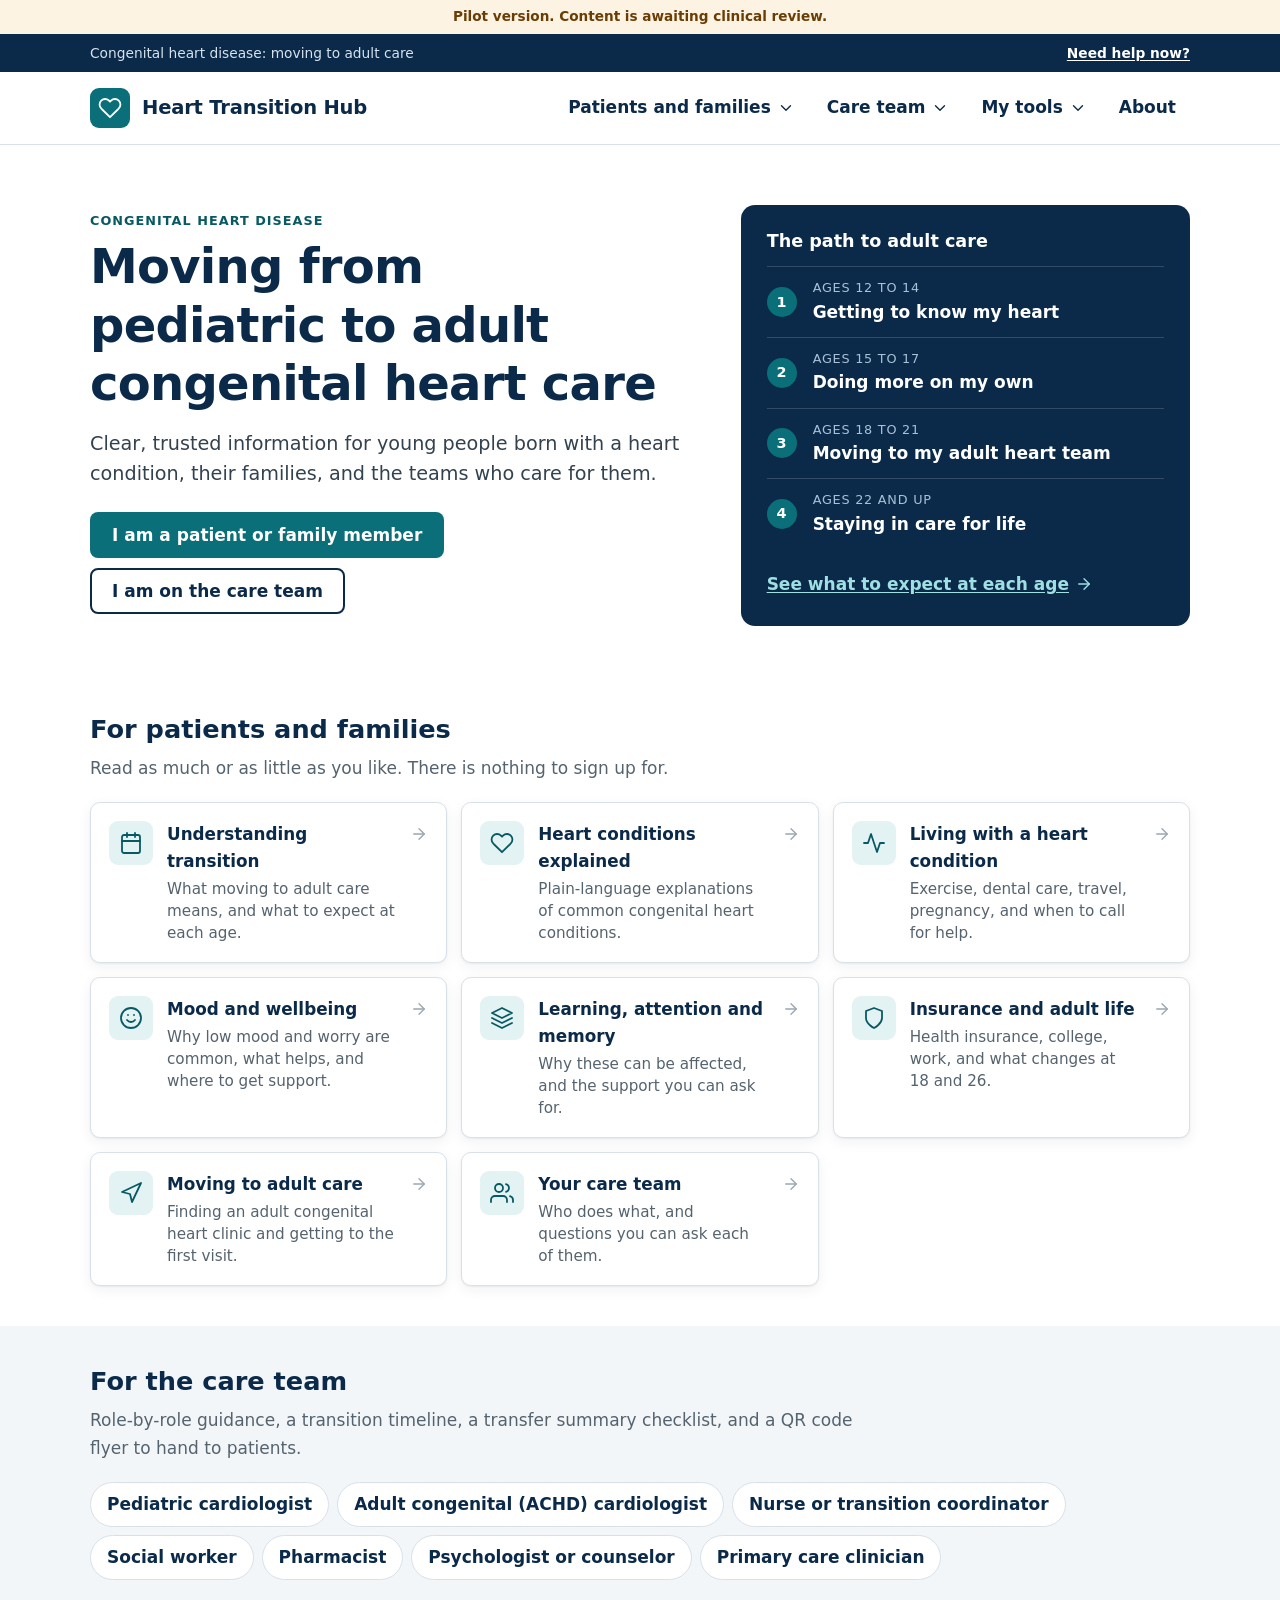
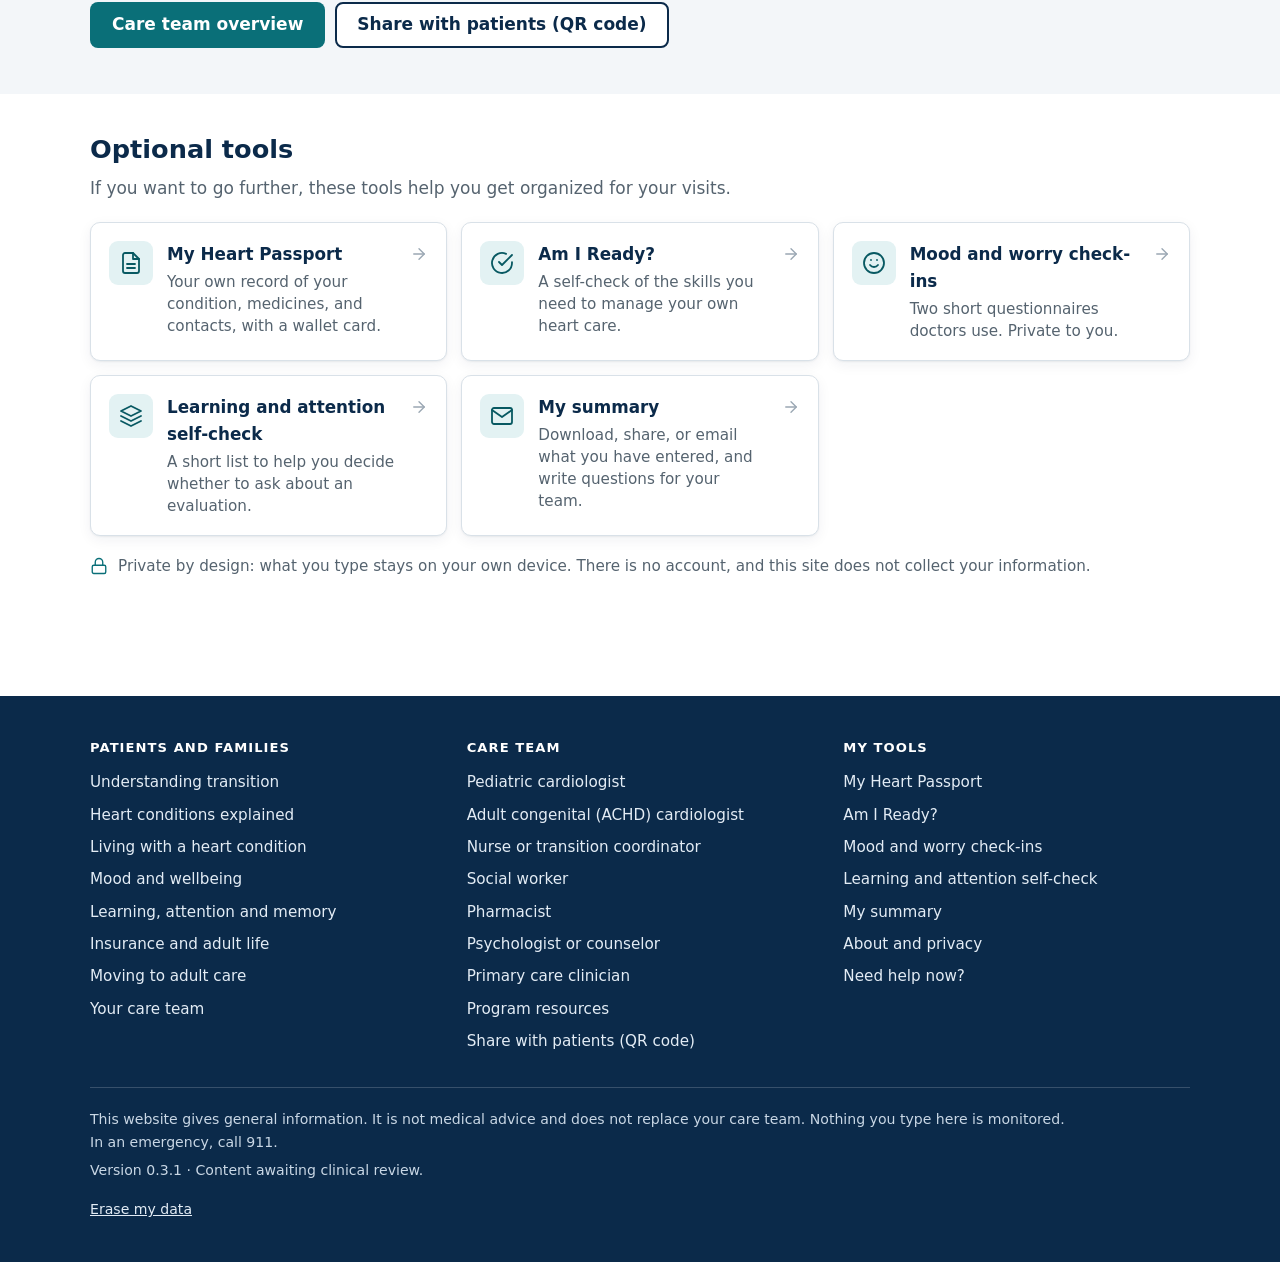
<file: index.html>
<!doctype html>
<html lang="en">
<head>
<meta charset="utf-8">
<meta name="viewport" content="width=device-width, initial-scale=1">
<!-- Nothing typed into this tool may leave the device: connect-src 'none' blocks all network calls from the page. -->
<meta http-equiv="Content-Security-Policy" content="default-src 'none'; script-src 'self'; style-src 'self'; img-src 'self' data:; connect-src 'none'; worker-src 'self'; form-action 'none'; base-uri 'none'">
<meta name="referrer" content="no-referrer">
<meta name="theme-color" content="#0b2a4a">
<meta name="description" content="Clear information for young people with congenital heart disease moving from pediatric to adult heart care, their families, and their care teams.">
<title>Heart Transition Hub</title>
<link rel="icon" href="data:image/svg+xml,%3Csvg xmlns='http://www.w3.org/2000/svg' viewBox='0 0 32 32'%3E%3Crect width='32' height='32' rx='7' fill='%230a6f78'/%3E%3Cpath d='M16 25s-8-5-8-11a4.5 4.5 0 0 1 8-2.7A4.5 4.5 0 0 1 24 14c0 6-8 11-8 11z' fill='%23fff'/%3E%3C/svg%3E">
<link rel="stylesheet" href="css/styles.css">
</head>
<body>
<div id="app"></div>
<noscript><p class="noscript">Heart Transition Hub needs JavaScript turned on to work. Nothing you type is sent anywhere.</p></noscript>
<script src="js/core.js"></script>
<script src="content/languages.js"></script>
<script src="js/pdf.js"></script>
<script src="js/export.js"></script>
<script src="js/app.js"></script>
</body>
</html>
</file>
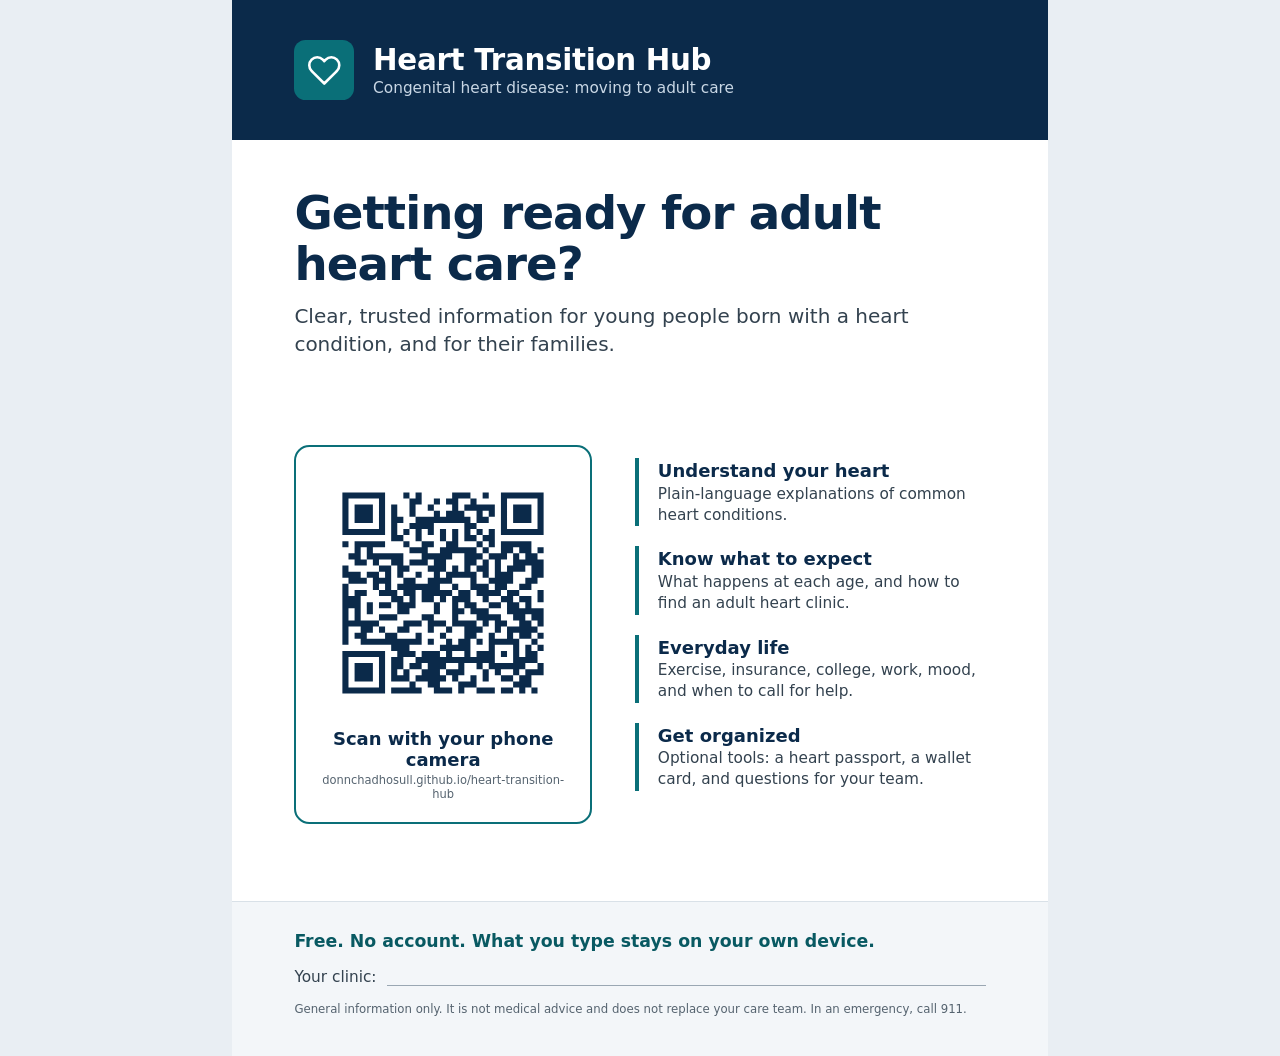
<file: flyer.html>
<!doctype html>
<html lang="en">
<head>
<meta charset="utf-8">
<meta name="viewport" content="width=device-width, initial-scale=1">
<title>Heart Transition Hub: flyer for patients</title>
<link rel="stylesheet" href="css/flyer.css">
</head>
<body>
<!--
  One-page flyer for clinic rooms and waiting areas. Print on US Letter paper, or use assets/flyer.pdf.
  The QR code (assets/qr.svg) opens the web address printed under it. If the site moves to
  a new address, replace that image and the address below, then make a new PDF.
-->
<main class="sheet">
  <header class="top">
    <span class="mark" aria-hidden="true">
      <svg viewBox="0 0 24 24"><path d="M20.8 4.6a5.5 5.5 0 0 0-7.8 0L12 5.7l-1-1.1a5.5 5.5 0 0 0-7.8 7.8l1 1.1L12 21.2l7.8-7.7 1-1.1a5.5 5.5 0 0 0 0-7.8z"/></svg>
    </span>
    <div>
      <p class="brand">Heart Transition Hub</p>
      <p class="tag">Congenital heart disease: moving to adult care</p>
    </div>
  </header>

  <section class="hero">
    <h1>Getting ready for adult heart care?</h1>
    <p class="lead">Clear, trusted information for young people born with a heart condition, and for their families.</p>
  </section>

  <section class="mid">
    <div class="qr">
      <img src="assets/qr.svg" alt="QR code that opens Heart Transition Hub" width="250" height="250">
      <p class="scan">Scan with your phone camera</p>
      <p class="url">donnchadhosull.github.io/heart-transition-hub</p>
    </div>
    <ul class="points">
      <li><strong>Understand your heart</strong>Plain-language explanations of common heart conditions.</li>
      <li><strong>Know what to expect</strong>What happens at each age, and how to find an adult heart clinic.</li>
      <li><strong>Everyday life</strong>Exercise, insurance, college, work, mood, and when to call for help.</li>
      <li><strong>Get organized</strong>Optional tools: a heart passport, a wallet card, and questions for your team.</li>
    </ul>
  </section>

  <footer class="foot">
    <p class="promise">Free. No account. What you type stays on your own device.</p>
    <p class="clinic">Your clinic: <span></span></p>
    <p class="small">General information only. It is not medical advice and does not replace your care team. In an emergency, call 911.</p>
  </footer>
</main>
</body>
</html>
</file>
<file: css/styles.css>
/* Heart Transition Hub. Clinical, information-first design. WCAG 2.1 AA contrast. */
:root {
  --navy: #0b2a4a;
  --navy-2: #123a63;
  --teal: #0a6f78;
  --teal-dark: #085962;
  --teal-soft: #e3f2f3;
  --ink: #1b2733;
  --muted: #55636f;
  --line: #d9e1e8;
  --bg: #ffffff;
  --bg-alt: #f3f6f9;
  --warm-soft: #fdf3e3;
  --warm-ink: #6a3d05;
  --ok: #17693f;
  --danger: #a4262c;
  --focus: #c2570c;
  --radius: 10px;
  --shadow: 0 1px 2px rgba(11, 42, 74, 0.06), 0 4px 14px rgba(11, 42, 74, 0.06);
  color-scheme: light;
}

* { box-sizing: border-box; }
html { -webkit-text-size-adjust: 100%; scroll-behavior: smooth; }
body {
  margin: 0; background: var(--bg); color: var(--ink);
  font: 1.0625rem/1.6 "Segoe UI", system-ui, -apple-system, Roboto, "Helvetica Neue", Arial, sans-serif;
}
.wrap { max-width: 1140px; margin: 0 auto; padding: 0 20px; }
.wrap.reading { max-width: 800px; }
.narrow { max-width: 760px; }
.noscript { max-width: 760px; margin: 40px auto; padding: 0 20px; }

h1, h2, h3, h4 { color: var(--navy); line-height: 1.22; margin: 0; text-wrap: balance; }
h1 { font-size: clamp(1.75rem, 1.2rem + 2vw, 2.35rem); letter-spacing: -0.015em; margin: 6px 0 14px; }
h1:focus { outline: none; }
h2 { font-size: 1.35rem; margin: 30px 0 10px; }
h3 { font-size: 1.15rem; margin: 0 0 8px; }
h4 { font-size: 0.98rem; margin: 16px 0 6px; }
p { margin: 0 0 14px; }
a { color: var(--teal-dark); text-underline-offset: 2px; }
a:hover { color: var(--navy); }
.lead { font-size: 1.2rem; color: #33424f; margin-bottom: 22px; }
.muted, .hint { color: var(--muted); }
.hint { font-size: 0.94rem; margin-bottom: 10px; }
.eyebrow { font-size: 0.8rem; font-weight: 700; letter-spacing: 0.08em; text-transform: uppercase; color: var(--teal-dark); margin-bottom: 6px; }
.section-title { margin: 40px 0 6px; }
.visually-hidden { position: absolute; width: 1px; height: 1px; overflow: hidden; clip-path: inset(50%); white-space: nowrap; }

:focus-visible { outline: 3px solid var(--focus); outline-offset: 2px; border-radius: 4px; }
main:focus { outline: none; }
.skip { position: absolute; left: -999px; top: 8px; background: #fff; padding: 10px 14px; border-radius: 6px; z-index: 50; }
.skip:focus { left: 8px; }

.icon { width: 24px; height: 24px; flex: none; fill: none; stroke: currentColor; stroke-width: 1.8; stroke-linecap: round; stroke-linejoin: round; }
.icon.sm { width: 18px; height: 18px; }

/* ---------- header ---------- */
.draft-banner { margin: 0; padding: 6px 16px; text-align: center; font-size: 0.85rem; font-weight: 600; background: var(--warm-soft); color: var(--warm-ink); }
.site-header { background: #fff; border-bottom: 1px solid var(--line); position: relative; z-index: 20; }
.util { background: var(--navy); color: #d6e2ee; font-size: 0.86rem; }
.util .wrap { display: flex; justify-content: space-between; align-items: center; gap: 16px; min-height: 38px; }
.help-link { color: #fff; font-weight: 700; white-space: nowrap; padding: 8px 0; }
.help-link:hover { color: #fff; }
.bar { display: flex; align-items: center; justify-content: space-between; gap: 20px; min-height: 72px; }
.brand { display: inline-flex; align-items: center; gap: 12px; text-decoration: none; color: var(--navy); font-weight: 750; font-size: 1.22rem; letter-spacing: -0.01em; }
.brand-mark { display: inline-flex; align-items: center; justify-content: center; width: 40px; height: 40px; border-radius: 9px; background: var(--teal); color: #fff; }
.nav { display: flex; align-items: center; gap: 4px; list-style: none; margin: 0; padding: 0; }
.has-menu { position: relative; }
.nav-btn, .nav-link {
  display: inline-flex; align-items: center; gap: 6px; min-height: 44px; padding: 8px 14px; border: 0; background: none; border-radius: 6px;
  font: inherit; font-weight: 600; color: var(--navy); text-decoration: none; cursor: pointer;
}
.nav-btn:hover, .nav-link:hover, .nav-btn[aria-expanded="true"] { background: var(--bg-alt); color: var(--navy); }
.nav-btn[aria-expanded="true"] .icon { transform: rotate(180deg); }
.menu {
  position: absolute; top: calc(100% + 6px); left: 0; min-width: 300px; margin: 0; padding: 8px; list-style: none;
  background: #fff; border: 1px solid var(--line); border-radius: var(--radius); box-shadow: 0 12px 32px rgba(11, 42, 74, 0.16);
}
.has-menu:nth-last-child(2) .menu { left: auto; right: 0; }
.menu a { display: block; padding: 10px 12px; border-radius: 6px; text-decoration: none; color: var(--ink); }
.menu a:hover { background: var(--teal-soft); color: var(--navy); }
.menu-top a { font-weight: 700; color: var(--teal-dark); }
.menu-top + li:not(.menu-top), li:not(.menu-top) + .menu-top { border-top: 1px solid var(--line); margin-top: 6px; padding-top: 6px; }
.menu-toggle { display: none; align-items: center; gap: 8px; min-height: 44px; padding: 8px 12px; border: 1px solid var(--line); border-radius: 6px; background: #fff; font: inherit; font-weight: 600; color: var(--navy); cursor: pointer; }

@media (max-width: 920px) {
  .util span { display: none; }
  .util .wrap { justify-content: flex-end; }
  .bar { flex-wrap: wrap; min-height: 64px; gap: 10px; }
  .brand { font-size: 1.06rem; gap: 10px; }
  .brand-mark { width: 36px; height: 36px; }
  .menu-toggle { padding: 8px 10px; }
  .menu-toggle { display: inline-flex; }
  .site-header nav { display: none; flex-basis: 100%; padding-bottom: 14px; }
  .site-header.open nav { display: block; }
  .nav { flex-direction: column; align-items: stretch; gap: 2px; }
  .nav-btn, .nav-link { width: 100%; justify-content: space-between; padding: 12px; }
  .menu, .has-menu:nth-last-child(2) .menu { position: static; min-width: 0; box-shadow: none; border: 0; border-left: 3px solid var(--teal-soft); border-radius: 0; margin: 0 0 8px 12px; padding: 0 0 0 6px; }
}

/* ---------- page furniture ---------- */
main { padding: 26px 0 64px; min-height: 55vh; }
.crumbs ol { display: flex; flex-wrap: wrap; gap: 4px 0; list-style: none; margin: 0 0 14px; padding: 0; font-size: 0.9rem; color: var(--muted); }
.crumbs li + li::before { content: "\203A"; margin: 0 8px; color: #9aa7b3; }
.crumbs a { color: var(--muted); }

.card { background: #fff; border: 1px solid var(--line); border-radius: var(--radius); padding: 22px; margin: 22px 0; box-shadow: var(--shadow); }
.card > h2:first-child, .card > h3:first-child { margin-top: 0; }
.card > :last-child { margin-bottom: 0; }
.callout { background: var(--teal-soft); border-left: 4px solid var(--teal); color: #0d3b40; border-radius: 0 8px 8px 0; padding: 14px 16px; margin: 18px 0; }
.callout.warn { background: var(--warm-soft); border-color: #c98a1b; color: var(--warm-ink); }
.privacy-note { display: flex; gap: 10px; align-items: flex-start; color: var(--muted); font-size: 0.95rem; margin-top: 18px; }
.privacy-note .icon { color: var(--teal); margin-top: 3px; }

/* ---------- home ---------- */
.home { padding: 0; }
.hero { display: grid; grid-template-columns: 1.35fr 1fr; gap: 44px; align-items: center; padding: 34px 0 48px; }
.hero h1 { font-size: clamp(2rem, 1.3rem + 2.6vw, 3rem); margin-bottom: 16px; }
.hero .lead { max-width: 34em; }
.hero-panel { background: var(--navy); color: #e6eef6; border-radius: 14px; padding: 26px 26px 20px; }
.hero-panel h2 { color: #fff; font-size: 1.1rem; margin: 0 0 14px; }
.stages { list-style: none; margin: 0 0 14px; padding: 0; counter-reset: s; }
.stages li { display: grid; grid-template-columns: 34px 1fr; column-gap: 12px; padding: 11px 0; border-top: 1px solid rgba(255, 255, 255, 0.16); counter-increment: s; }
.stages li::before { content: counter(s); grid-row: span 2; align-self: center; width: 30px; height: 30px; border-radius: 50%; background: var(--teal); color: #fff; font-weight: 700; font-size: 0.9rem; display: flex; align-items: center; justify-content: center; }
.stage-age { font-size: 0.8rem; letter-spacing: 0.06em; text-transform: uppercase; color: #a9c1d8; }
.stage-name { font-weight: 650; color: #fff; }
.more { display: inline-flex; align-items: center; gap: 6px; font-weight: 650; }
.hero-panel .more { color: #9fe0e3; padding: 8px 0; }
.block { padding: 40px 0; }
.block > h2 { margin-top: 0; font-size: 1.6rem; }
.block-lead { color: var(--muted); margin-bottom: 20px; max-width: 46em; }
.band { background: var(--bg-alt); box-shadow: 0 0 0 100vmax var(--bg-alt); clip-path: inset(0 -100vmax); }
.grid { display: grid; grid-template-columns: repeat(auto-fill, minmax(300px, 1fr)); gap: 14px; }
.scard { display: flex; gap: 14px; align-items: flex-start; padding: 18px; background: #fff; border: 1px solid var(--line); border-radius: var(--radius); text-decoration: none; color: var(--ink); box-shadow: var(--shadow); }
.scard:hover { border-color: var(--teal); color: var(--ink); }
.scard-icon { display: inline-flex; align-items: center; justify-content: center; width: 44px; height: 44px; flex: none; border-radius: 9px; background: var(--teal-soft); color: var(--teal-dark); }
.scard-body { display: flex; flex-direction: column; gap: 3px; flex: 1; }
.scard-body strong { color: var(--navy); font-size: 1.05rem; }
.scard-body span { color: var(--muted); font-size: 0.95rem; line-height: 1.45; }
.go { color: #9aa7b3; margin-top: 4px; }
.scard:hover .go, .part:hover .go { color: var(--teal); }
.chips { display: flex; flex-wrap: wrap; gap: 8px; margin-bottom: 8px; }
.chip { display: inline-flex; align-items: center; min-height: 44px; padding: 8px 16px; background: #fff; border: 1px solid var(--line); border-radius: 999px; text-decoration: none; font-weight: 600; color: var(--navy); }
.chip:hover { border-color: var(--teal); background: var(--teal-soft); }
@media (max-width: 860px) { .hero { grid-template-columns: 1fr; gap: 26px; padding-top: 14px; } }

/* ---------- buttons ---------- */
.btn {
  display: inline-flex; align-items: center; justify-content: center; gap: 8px; min-height: 46px; padding: 10px 20px;
  border-radius: 8px; border: 2px solid transparent; font: inherit; font-weight: 650; text-decoration: none; cursor: pointer; line-height: 1.25;
}
.btn.primary { background: var(--teal); color: #fff; }
.btn.primary:hover { background: var(--teal-dark); color: #fff; }
.btn.secondary { background: var(--navy); color: #fff; }
.btn.secondary:hover { background: var(--navy-2); color: #fff; }
.btn.outline { background: #fff; color: var(--navy); border-color: var(--navy); }
.btn.outline:hover { background: var(--bg-alt); }
.btn.ghost { background: #fff; color: var(--ink); border-color: var(--line); }
.btn.ghost:hover { border-color: #9aa7b3; }
.btn.danger { background: #fff; color: var(--danger); border-color: var(--danger); }
.btn.small { min-height: 44px; padding: 6px 14px; font-size: 0.92rem; }
.btn.link { background: none; border: 0; padding: 0; min-height: 44px; color: var(--teal-dark); text-decoration: underline; font-weight: 400; }
.btn:disabled { opacity: 0.6; cursor: default; }
.actions { display: flex; gap: 10px; flex-wrap: wrap; margin: 22px 0 6px; }

/* ---------- forms ---------- */
.field { margin: 0 0 16px; }
label, legend { font-weight: 650; color: var(--navy); }
.field > label { display: block; margin-bottom: 6px; }
input[type="text"], input[type="tel"], input[type="date"], textarea, select {
  width: 100%; min-height: 46px; padding: 9px 12px; font: inherit; color: var(--ink); background: #fff; border: 1.5px solid #b7c3ce; border-radius: 8px;
}
input.short { max-width: 9em; }
textarea { resize: vertical; }
fieldset { border: 0; padding: 0; margin: 0 0 18px; min-width: 0; }
legend { padding: 0; margin-bottom: 10px; }
legend.question { font-size: 1.35rem; line-height: 1.3; font-weight: 700; margin-bottom: 16px; }
.stem { color: var(--muted); margin-top: 14px; }
.choice {
  display: flex; align-items: flex-start; gap: 12px; padding: 12px 14px; margin-bottom: 8px; min-height: 50px;
  background: #fff; border: 1.5px solid #b7c3ce; border-radius: 8px; cursor: pointer; font-weight: 500; color: var(--ink);
}
.choice input { width: 20px; height: 20px; margin: 3px 0 0; flex: none; accent-color: var(--teal); }
.choice:has(input:checked) { border-color: var(--teal); background: var(--teal-soft); }
.choice:has(input:disabled) { opacity: 0.6; cursor: default; }
.choice strong { color: var(--navy); }
.sub { display: block; color: var(--muted); font-size: 0.94rem; font-weight: 400; margin-top: 2px; }
.explain { margin: -2px 0 12px 14px; padding: 10px 14px; border-left: 4px solid var(--teal); background: var(--teal-soft); border-radius: 0 8px 8px 0; font-size: 0.98rem; }
.error { color: var(--danger); font-weight: 700; }
.row { background: var(--bg-alt); border: 1px solid var(--line); border-radius: var(--radius); padding: 14px; margin-bottom: 12px; }
.row legend { float: left; width: 100%; color: var(--muted); font-size: 0.9rem; }
.row legend + * { clear: both; }
.list > .btn { margin-bottom: 12px; }
.inline { display: flex; gap: 8px; }
.inline input { flex: 1; min-width: 0; }
.seg { margin-bottom: 18px; }
.seg legend { font-weight: 600; margin-bottom: 8px; color: var(--ink); }
.seg-row { display: grid; grid-template-columns: repeat(3, 1fr); gap: 6px; }
.seg-row label { position: relative; display: flex; align-items: center; justify-content: center; text-align: center; min-height: 46px; padding: 8px 4px;
  background: #fff; border: 1.5px solid #b7c3ce; border-radius: 8px; cursor: pointer; font-weight: 600; font-size: 0.95rem; color: var(--ink); }
.seg-row input { position: absolute; opacity: 0; inset: 0; width: 100%; height: 100%; margin: 0; cursor: pointer; }
.seg-row label:has(input:checked) { border-color: var(--teal); background: var(--teal); color: #fff; }
.seg-row label:has(input:focus-visible) { outline: 3px solid var(--focus); outline-offset: 2px; }
.page > .choice, .page > .btn.link { margin-top: 8px; }

progress { width: 100%; height: 8px; border: 0; border-radius: 999px; overflow: hidden; background: var(--line); appearance: none; -webkit-appearance: none; }
progress::-webkit-progress-bar { background: var(--line); }
progress::-webkit-progress-value { background: var(--teal); }
progress::-moz-progress-bar { background: var(--teal); }

/* ---------- lists and tables ---------- */
.bullets { margin: 0 0 16px; padding-left: 1.25em; }
.bullets li { margin-bottom: 8px; }
.bullets li::marker { color: var(--teal); }
.parts { list-style: none; margin: 18px 0; padding: 0; }
.part {
  display: flex; justify-content: space-between; align-items: center; gap: 14px; padding: 15px 18px; margin-bottom: 8px; min-height: 58px;
  background: #fff; border: 1px solid var(--line); border-radius: var(--radius); text-decoration: none; color: var(--navy); font-weight: 650; box-shadow: var(--shadow);
}
.part:hover { border-color: var(--teal); color: var(--navy); }
.part .go { margin: 0; }
.status { font-size: 0.8rem; font-weight: 700; padding: 3px 10px; border-radius: 999px; border: 1px solid var(--line); color: var(--muted); white-space: nowrap; }
.status.ok { color: var(--ok); border-color: var(--ok); }
.sources { list-style: none; margin: 0 0 16px; padding: 0; }
.sources li { padding: 11px 0; border-bottom: 1px solid var(--line); }
.sources li:last-child { border-bottom: 0; }
.sources a { display: block; font-weight: 600; overflow-wrap: anywhere; }
.sources .muted { font-size: 0.9rem; }
.asks { list-style: none; margin: 0; padding: 0; }
.asks li { display: flex; flex-wrap: wrap; align-items: center; justify-content: space-between; gap: 8px 16px; padding: 12px 0; border-bottom: 1px solid var(--line); }
.asks li:last-child { border-bottom: 0; padding-bottom: 0; }
.asks li span { flex: 1 1 260px; }
.score { font-size: 1.4rem; font-weight: 750; color: var(--navy); }
.deflist { margin: 0 0 16px; }
.deflist dt { font-weight: 700; color: var(--navy); margin-top: 12px; }
.deflist dd { margin: 2px 0 0; }
.table { width: 100%; border-collapse: collapse; margin: 0 0 18px; }
.table th, .table td { text-align: left; vertical-align: top; padding: 11px 12px; border-bottom: 1px solid var(--line); }
.table th { width: 8.5em; color: var(--navy); white-space: nowrap; background: var(--bg-alt); }

.accordion { margin: 18px 0; border: 1px solid var(--line); border-radius: var(--radius); box-shadow: var(--shadow); overflow: hidden; }
.accordion details + details { border-top: 1px solid var(--line); }
.accordion summary { cursor: pointer; padding: 15px 18px; font-weight: 650; color: var(--navy); list-style-position: inside; }
.accordion summary:hover { background: var(--bg-alt); }
.accordion details[open] summary { background: var(--teal-soft); }
.accordion details p { margin: 0; padding: 14px 18px 18px; }

.qr-box { display: flex; flex-wrap: wrap; gap: 26px; align-items: center; padding: 24px; margin: 20px 0; border: 1px solid var(--line); border-radius: var(--radius); box-shadow: var(--shadow); }
.qr-box img { border: 1px solid var(--line); border-radius: 8px; }
.qr-url { font-size: 1.1rem; font-weight: 700; color: var(--navy); overflow-wrap: anywhere; }

/* ---------- crisis resources: calm, impossible to miss ---------- */
.crisis { background: #fff; border: 2px solid var(--navy); border-radius: var(--radius); padding: 20px; margin: 22px 0; }
.crisis h2 { margin-top: 0; }
.crisis.urgent { background: var(--navy); color: #fff; }
.crisis.urgent h2 { color: #fff; }
.crisis > :last-child { margin-bottom: 0; }
.crisis-links { display: grid; grid-template-columns: repeat(auto-fit, minmax(210px, 1fr)); gap: 10px; margin: 14px 0; }
.crisis-btn { flex-direction: column; align-items: flex-start; gap: 0; background: var(--navy); color: #fff; padding: 12px 16px; }
.crisis-btn:hover { color: #fff; background: var(--navy-2); }
.crisis-btn strong { font-size: 1.12rem; }
.crisis-btn span { font-weight: 400; font-size: 0.9rem; }
.crisis.urgent .crisis-btn { background: #fff; color: var(--navy); }

/* ---------- footer ---------- */
.site-footer { background: var(--navy); color: #c9d7e5; padding: 44px 0 30px; font-size: 0.95rem; }
.site-footer h2 { color: #fff; font-size: 0.82rem; letter-spacing: 0.08em; text-transform: uppercase; margin: 0 0 10px; }
.site-footer a { color: #e3ecf5; text-decoration: none; }
.site-footer a:hover { color: #fff; text-decoration: underline; }
.foot-cols { display: grid; grid-template-columns: repeat(auto-fit, minmax(220px, 1fr)); gap: 30px; }
.foot-cols ul { list-style: none; margin: 0; padding: 0; }
.foot-cols li { padding: 4px 0; }
.foot-legal { margin-top: 30px; padding-top: 20px; border-top: 1px solid rgba(255, 255, 255, 0.18); font-size: 0.88rem; }
.foot-legal p { margin-bottom: 6px; max-width: 70em; }
.site-footer .btn.link { color: #e3ecf5; }

@media (prefers-reduced-motion: no-preference) {
  .btn, .choice, .scard, .part, .chip, .nav-btn, .icon { transition: background-color 0.12s, border-color 0.12s, color 0.12s, transform 0.12s; }
}
@media (prefers-reduced-motion: reduce) { html { scroll-behavior: auto; } }
@media print {
  .site-header, .site-footer, .skip, .actions, .crumbs, .draft-banner { display: none; }
  main { padding: 0; }
  .card, .scard, .part { box-shadow: none; }
}
</file>
<file: css/flyer.css>
/* One-page clinic flyer (US Letter). Matches the website's colors. */
@page { size: 8.5in 11in; margin: 0; }
* { box-sizing: border-box; }
html, body { margin: 0; padding: 0; background: #e9eef3; }
body { font-family: "Segoe UI", system-ui, -apple-system, Roboto, "Helvetica Neue", Arial, sans-serif; color: #1b2733; -webkit-print-color-adjust: exact; print-color-adjust: exact; }
.sheet { width: 8.5in; height: 11in; margin: 0 auto; background: #fff; display: flex; flex-direction: column; overflow: hidden; }

.top { display: flex; align-items: center; gap: 0.2in; padding: 0.42in 0.65in; background: #0b2a4a; color: #fff; }
.mark { display: inline-flex; align-items: center; justify-content: center; width: 0.62in; height: 0.62in; border-radius: 0.12in; background: #0a6f78; }
.mark svg { width: 0.36in; height: 0.36in; fill: none; stroke: #fff; stroke-width: 1.8; stroke-linecap: round; stroke-linejoin: round; }
.brand { margin: 0; font-size: 22pt; font-weight: 700; letter-spacing: -0.01em; }
.tag { margin: 2pt 0 0; font-size: 11.5pt; color: #c9d7e5; }

.hero { padding: 0.5in 0.65in 0.1in; }
h1 { margin: 0 0 10pt; font-size: 35pt; line-height: 1.08; letter-spacing: -0.02em; color: #0b2a4a; }
.lead { margin: 0; font-size: 15pt; line-height: 1.4; color: #33424f; max-width: 6.4in; }

.mid { flex: 1; display: grid; grid-template-columns: 3.1in 1fr; gap: 0.45in; align-items: center; padding: 0.2in 0.65in; }
.qr { text-align: center; padding: 0.22in; border: 2pt solid #0a6f78; border-radius: 0.16in; }
.qr img { display: block; width: 2.6in; height: 2.6in; margin: 0 auto; }
.scan { margin: 8pt 0 2pt; font-size: 13.5pt; font-weight: 700; color: #0b2a4a; }
.url { margin: 0; font-size: 8.6pt; color: #55636f; overflow-wrap: anywhere; }
.points { list-style: none; margin: 0; padding: 0; }
.points li { margin: 0 0 15pt; padding-left: 14pt; border-left: 3pt solid #0a6f78; font-size: 11.5pt; line-height: 1.4; color: #33424f; }
.points strong { display: block; font-size: 13.5pt; color: #0b2a4a; }

.foot { padding: 0.3in 0.65in 0.42in; background: #f3f6f9; border-top: 1px solid #d9e1e8; }
.promise { margin: 0 0 12pt; font-size: 13pt; font-weight: 700; color: #085962; }
.clinic { margin: 0 0 12pt; font-size: 11.5pt; color: #33424f; display: flex; align-items: flex-end; gap: 8pt; }
.clinic span { flex: 1; border-bottom: 1pt solid #9aa7b3; height: 14pt; }
.small { margin: 0; font-size: 8.8pt; color: #55636f; }

@media screen and (max-width: 8.6in) { .sheet { zoom: 0.5; } }
@media print { html, body { background: #fff; } }
</file>
